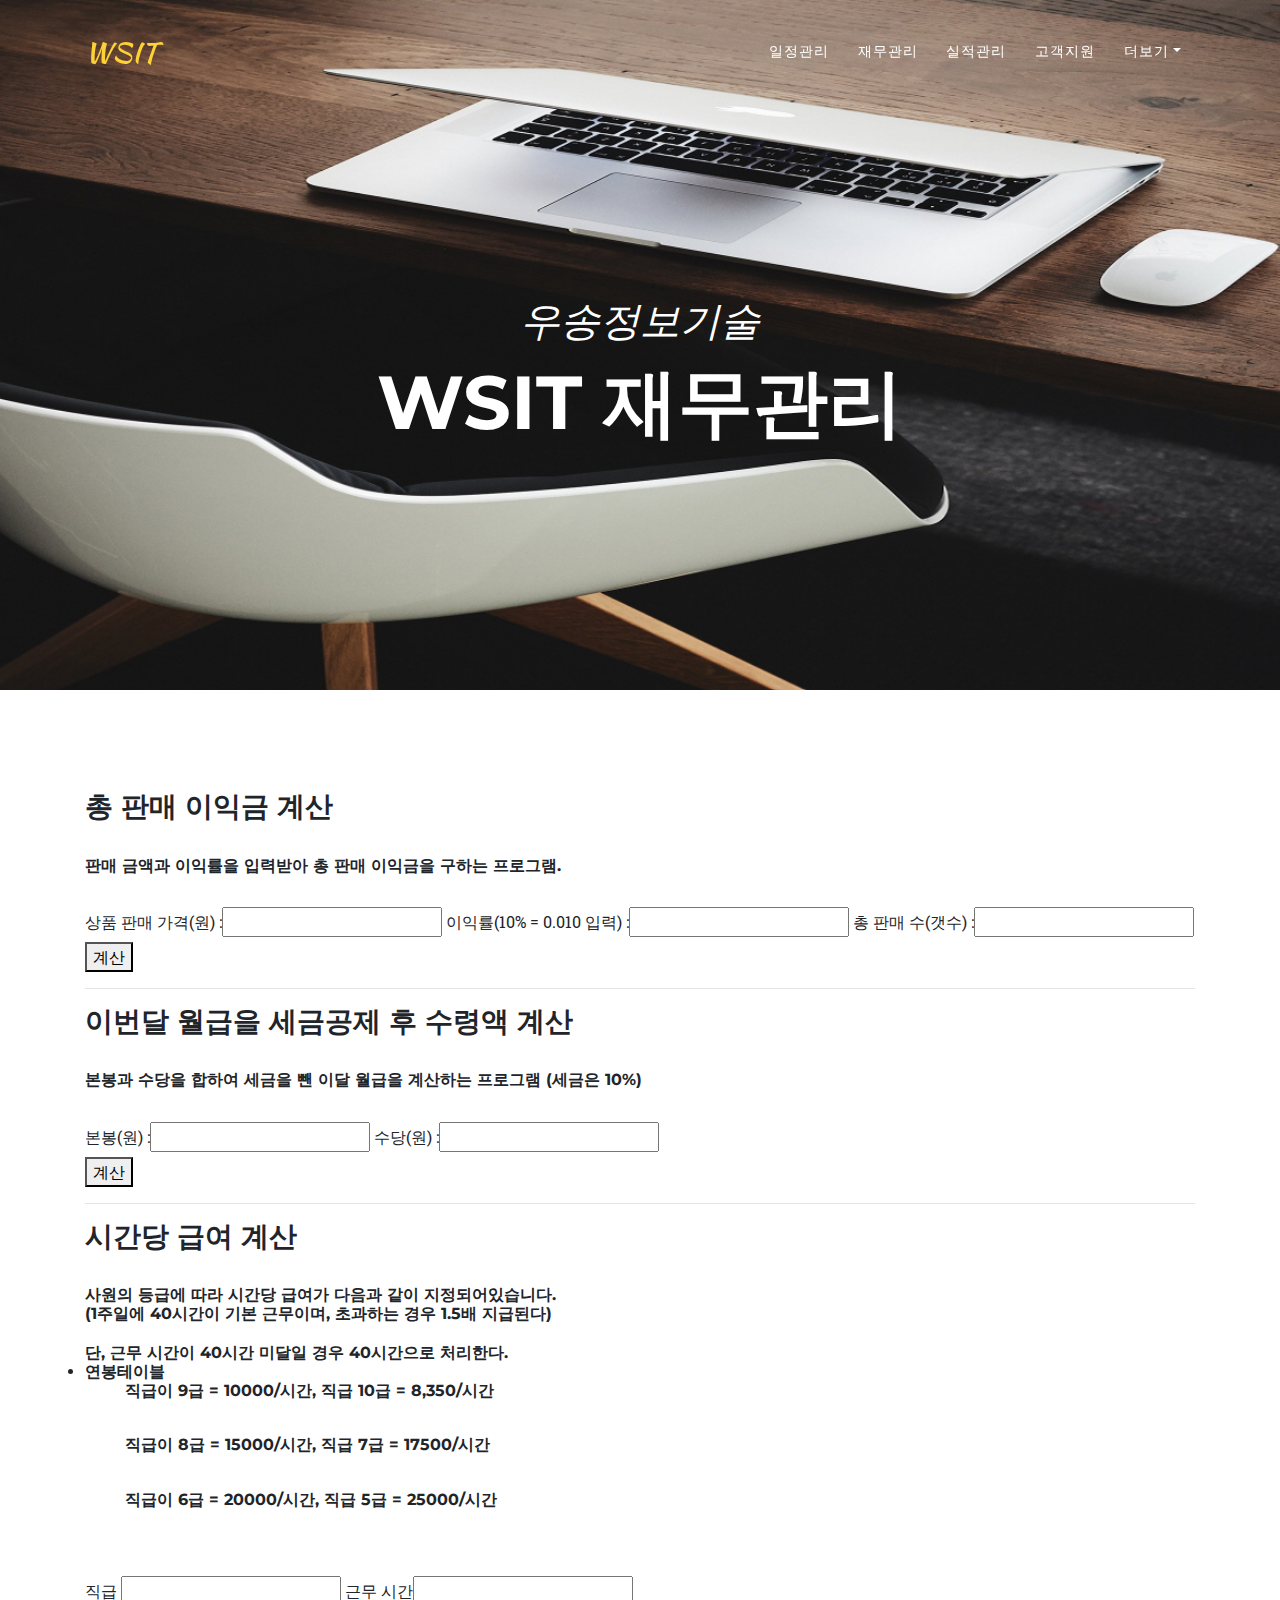
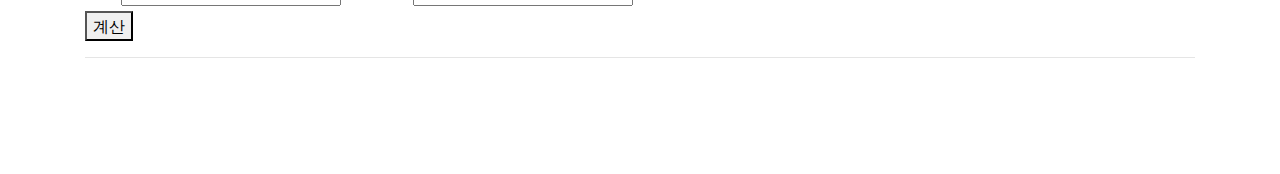
<file: admin2.html>
<!DOCTYPE html>
<head>
  <!-- 인코딩 타입 설정 -->
  <meta charset="utf-8">

  <!-- 초기비율 1, 웹사이트의 넓이를 디바이스에 맞춰서 셋팅 -->
  <meta name="viewport" content="width=device-width, initial-scale=1, shrink-to-fit=no">
  <meta name="description" content="">
  <meta name="author" content="">

  <!-- 홈페이지 타이틀 -->
  <title>WSIT - 재무관리</title>

  <!-- 부트스트랩 CSS를 불러옴 -->
  <link href="vendor/bootstrap/css/bootstrap.min.css" rel="stylesheet">

  <!-- 부트스트랩 사용자 폰트 -->
  <link href="vendor/fontawesome-free/css/all.min.css" rel="stylesheet" type="text/css">
  <link href="https://fonts.googleapis.com/css?family=Montserrat:400,700" rel="stylesheet" type="text/css">
  <link href='https://fonts.googleapis.com/css?family=Kaushan+Script' rel='stylesheet' type='text/css'>
  <link href='https://fonts.googleapis.com/css?family=Droid+Serif:400,700,400italic,700italic' rel='stylesheet' type='text/css'>
  <link href='https://fonts.googleapis.com/css?family=Roboto+Slab:400,100,300,700' rel='stylesheet' type='text/css'>

  <!-- 스타일시트 -->
  <link href="css/agency.min.css" rel="stylesheet">

  <!-- 스크립트-->
  <script type="text/javascript">
   //로그아웃
   window.onload = function() {
          document.getElementById("logout").onclick = function() {
            alert("로그아웃 하였습니다. 사용자 페이지로 이동합니다.");
          }
       };

     // 이번달 월급을 세금공제 후 수령액 계산
    function jaemuFunction(){   
      var a = parseInt(document.getElementById("jaemu1").value); // 판매가격
      var b = parseFloat(document.getElementById("jaemu2").value); // 이익률
      var c = parseInt(document.getElementById("jaemu3").value); // 총판매수

      //판매가격 * 이익률 * 총판매수
      var result = a * b * c;

      alert("총 판매이익은 " + result + "원 입니다.");
    };

    // 이번달 월급으로 수령한 수령액 계산 프로그램 (40시간 이상 근무시 1.5배수당)
    function gebyeoFunction(){   
      // 급여 계산 (세금은 10%)
      var a = parseInt(document.getElementById("geubyeo1").value); // 본봉
      var b = parseInt(document.getElementById("geubyeo2").value); // 수당
      
      // 세금(10 %) : 본봉+수당*0.1 
      var c = (a+b) * 0.1;
      
      // 본봉 + 수당 - 세금 (세금한 제한 월급)
      var result = a + b - c;

      alert("이달 월급으로 수령한 금액은 " + result + "원 입니다.");
     };

     // 시간당 급여 계산 프로그램 
     function timeGebyeoFunction(){   
    // 직급, 근무시간, 급여
    var rank, time, salary;
    var rank = parseInt(document.getElementById("timegeubyeo1").value);
    var time = parseInt(document.getElementById("timegeubyeo2").value);

    //근무시간이 40 시간 이하일경우 40시간으로 적용
    if(time<=40){
      if(rank == 5){
        salary=25000*40;
          alert("근무시간이 40시간 이하 입니다. 40시간으로 적용되어 처리됩니다.")   
          alert("직급 : "+rank+"급" +"근무시간 : "+time+"시간 "+" 주 급여 : "+ salary + "원");
    }else if(rank == 6){
        salary=20000*40;
          alert("근무시간이 40시간 이하 입니다. 40시간으로 적용되어 처리됩니다.")   
          alert("직급 : "+rank+"급" +"근무시간 : "+time+"시간 "+" 주 급여 : "+ salary + "원");
    }else if(rank == 7){
        salary=17500*40;
          alert("근무시간이 40시간 이하 입니다. 40시간으로 적용되어 처리됩니다.")   
          alert("직급 : "+rank+"급" +"근무시간 : "+time+"시간 "+" 주 급여 : "+ salary + "원");
    }else if(rank == 8){
        salary=15000*40;
          alert("근무시간이 40시간 이하 입니다. 40시간으로 적용되어 처리됩니다.")   
          alert("직급 : "+rank+"급" +"근무시간 : "+time+"시간 "+" 주 급여 : "+ salary + "원");
    }else if(rank == 9){
        salary=10000*40;
          alert("근무시간이 40시간 이하 입니다. 40시간으로 적용되어 처리됩니다.")   
          alert("직급 : "+rank+"급" +"근무시간 : "+time+"시간 "+" 주 급여 : "+ salary + "원");
    }else if(rank == 10){
        salary=8350*40;
          alert("근무시간이 40시간 이하 입니다. 40시간으로 적용되어 처리됩니다.")   
          alert("직급 : "+rank+"급" +"근무시간 : "+time+"시간 "+" 주 급여 : "+ salary + "원");
     }
  }
    // 초과근무 * 1.5 배 처리
    if(time>=40){
      if(rank == 5){
        salary=(25000*40)+(time-40)*(1.5*25000);
        alert("근무시간이 40시간 초과입니다. 초과 근무시간은 1.5배 지급 됩니다.")   
        alert("직급 : "+rank+"급"+"근무시간 : "+time+"시간"+"주 급여 : "+ salary + "원");
     } else if(rank == 6) {
        salary=(20000*40)+(time-40)*(1.5*20000);
        alert("근무시간이 40시간 초과입니다. 초과 근무시간은 1.5배 지급 됩니다.")   
        alert("직급 : "+rank+"급"+"근무시간 : "+time+"시간"+"주 급여 : "+ salary + "원");
     }  else if(rank == 7) {
        salary=(17500*40)+(time-40)*(1.5*17500);
        alert("근무시간이 40시간 초과입니다. 초과 근무시간은 1.5배 지급 됩니다.")   
        alert("직급 : "+rank+"급"+"근무시간 : "+time+"시간"+"주 급여 : "+ salary + "원");
     } else if(rank == 8) {
      salary=(15000*40)+(time-40)*(1.5*15000);
        alert("근무시간이 40시간 초과입니다. 초과 근무시간은 1.5배 지급 됩니다.")   
        alert("직급 : "+rank+"급"+"근무시간 : "+time+"시간"+"주 급여 : "+ salary + "원");
     } else if(rank == 9) {
      salary=(10000*40)+(time-40)*(1.5*10000);
        alert("근무시간이 40시간 초과입니다. 초과 근무시간은 1.5배 지급 됩니다.")   
        alert("직급 : "+rank+"급"+"근무시간 : "+time+"시간"+"주 급여 : "+ salary + "원");
     } else if(rank == 10) {
      salary=(8350*40)+(time-40)*(1.5*8350);
        alert("근무시간이 40시간 초과입니다. 초과 근무시간은 1.5배 지급 됩니다.")   
        alert("직급 : "+rank+"급"+"근무시간 : "+time+"시간"+"주 급여 : "+ salary + "원");
     }
    }
  };
  </script>
</head>

<body id="page-top">

  <!-- 네비게이션 -->
  <nav class="navbar navbar-expand-lg navbar-dark fixed-top" id="mainNav">
    <div class="container">
      <!-- 회사 로고 -->
      <a class="navbar-brand js-scroll-trigger" href="#page-top">WSIT</a>
      <button class="navbar-toggler navbar-toggler-right" type="button" data-toggle="collapse" data-target="#navbarResponsive" aria-controls="navbarResponsive" aria-expanded="false" aria-label="Toggle navigation">
        Menu
        <i class="fas fa-bars"></i>
      </button>
      <div class="collapse navbar-collapse" id="navbarResponsive">
        <ul class="navbar-nav text-uppercase ml-auto">
          <!--네비게이션 메뉴 -->
          <li class="nav-item">
            <a class="nav-link js-scroll-trigger" href="admin1.html">일정관리</a>
          </li>
          <li class="nav-item">
            <a class="nav-link js-scroll-trigger" href="admin2.html">재무관리</a>
          </li>
          <li class="nav-item">
            <a class="nav-link js-scroll-trigger" href="admin3.html">실적관리</a>
          </li>
          <li class="nav-item">
            <a class="nav-link js-scroll-trigger" href="admin4.html">고객지원</a>
          </li>


        <!-- 네비게이션 드롭박스 메뉴 --> 
        <li class="nav-item dropdown">
        <a class="nav-link dropdown-toggle" href="#" id="navbarDropdown" role="button" data-toggle="dropdown" aria-haspopup="true" aria-expanded="false">더보기</a>
        <div class="dropdown-menu" aria-labelledby="navbarDropdown">
          <a class="dropdown-item" href="index.html" id="logout">로그아웃</a>
        </div>
      </li>
        </ul>
      </div>
    </div>
  </nav>

  <!-- Header -->
  <!-- 회사 소개 -->
  <header class="masthead">
    <div class="container">
      <div class="intro-text">
        <div class="intro-lead-in">우송정보기술</div>
        <div class="intro-heading text-uppercase">WSIT 재무관리</div>
      </div>
    </div>
  </header>

<!-- 바디 -->
  <section class="page-section" id="services">
    <div class="container">
      <!-- 매출액 계산 -->
         <div>
          <h3>총 판매 이익금 계산</h3><br>
          <h6>판매 금액과 이익률을 입력받아 총 판매 이익금을 구하는 프로그램.</h6>
          <br />
          <div>
               <label>상품 판매 가격(원) : </label><input type='text' name='jaemu1' id='jaemu1'>
               <label>이익률(10% = 0.010 입력) : </label><input type='text' name='jaemu2' id='jaemu2'>
               <label>총 판매 수(갯수) : </label><input type='text' name='jaemu3' id='jaemu3'>
               <br />
               <button onclick="jaemuFunction()">계산</button>
          </div>
        </div>
        <hr />
     

        <div>
          <h3>이번달 월급을 세금공제 후 수령액 계산</h3><br>
          <h6>본봉과 수당을 합하여 세금을 뺀 이달 월급을 계산하는 프로그램 (세금은 10%)</h6>
          <br />
          <div>
               <label>본봉(원) : </label><input type='text' name='geubyeo1' id='geubyeo1'>
               <label>수당(원) : </label><input type='text' name='geubyeo2' id='geubyeo2'>
               <br />
               <button onclick="gebyeoFunction()">계산</button>
          </div>
        </div>
        <hr />

       <div>
          <h3>시간당 급여 계산</h3><br>
          <h6>사원의 등급에 따라 시간당 급여가 다음과 같이 지정되어있습니다.<br />
              (1주일에 40시간이 기본 근무이며, 초과하는 경우 1.5배 지급된다)<br /><br />
              단, 근무 시간이 40시간 미달일 경우 40시간으로 처리한다.<br />
            <li>연봉테이블
              <ul>직급이 9급 = 10000/시간, 직급 10급 = 8,350/시간</ul><br />
              <ul>직급이 8급 = 15000/시간, 직급 7급 = 17500/시간</ul><br />
              <ul>직급이 6급 = 20000/시간, 직급 5급 = 25000/시간</ul><br />
            </li>
          </h6>
          <br />
          <div>
               <label>직급</label> <input type="text" name="timegeubyeo1" id="timegeubyeo1">
               <label>근무 시간</label><input type="text" name="timegeubyeo2" id="timegeubyeo2"><br />
               <button onclick="timeGebyeoFunction()">계산</button>
          </div>
        </div>
        <hr />
      </div>    

      </div>    
       </div>
  </section>

  <!-- Bootstrap core JavaScript -->
  <script src="vendor/jquery/jquery.min.js"></script>
  <script src="vendor/bootstrap/js/bootstrap.bundle.min.js"></script>

  <!-- Plugin JavaScript -->
  <script src="vendor/jquery-easing/jquery.easing.min.js"></script>

  <!-- Contact form JavaScript -->
  <script src="js/jqBootstrapValidation.js"></script>
  <script src="js/contact_me.js"></script>

  <!-- Custom scripts for this template -->
  <script src="js/agency.min.js"></script>

</body>

</html>
</file>
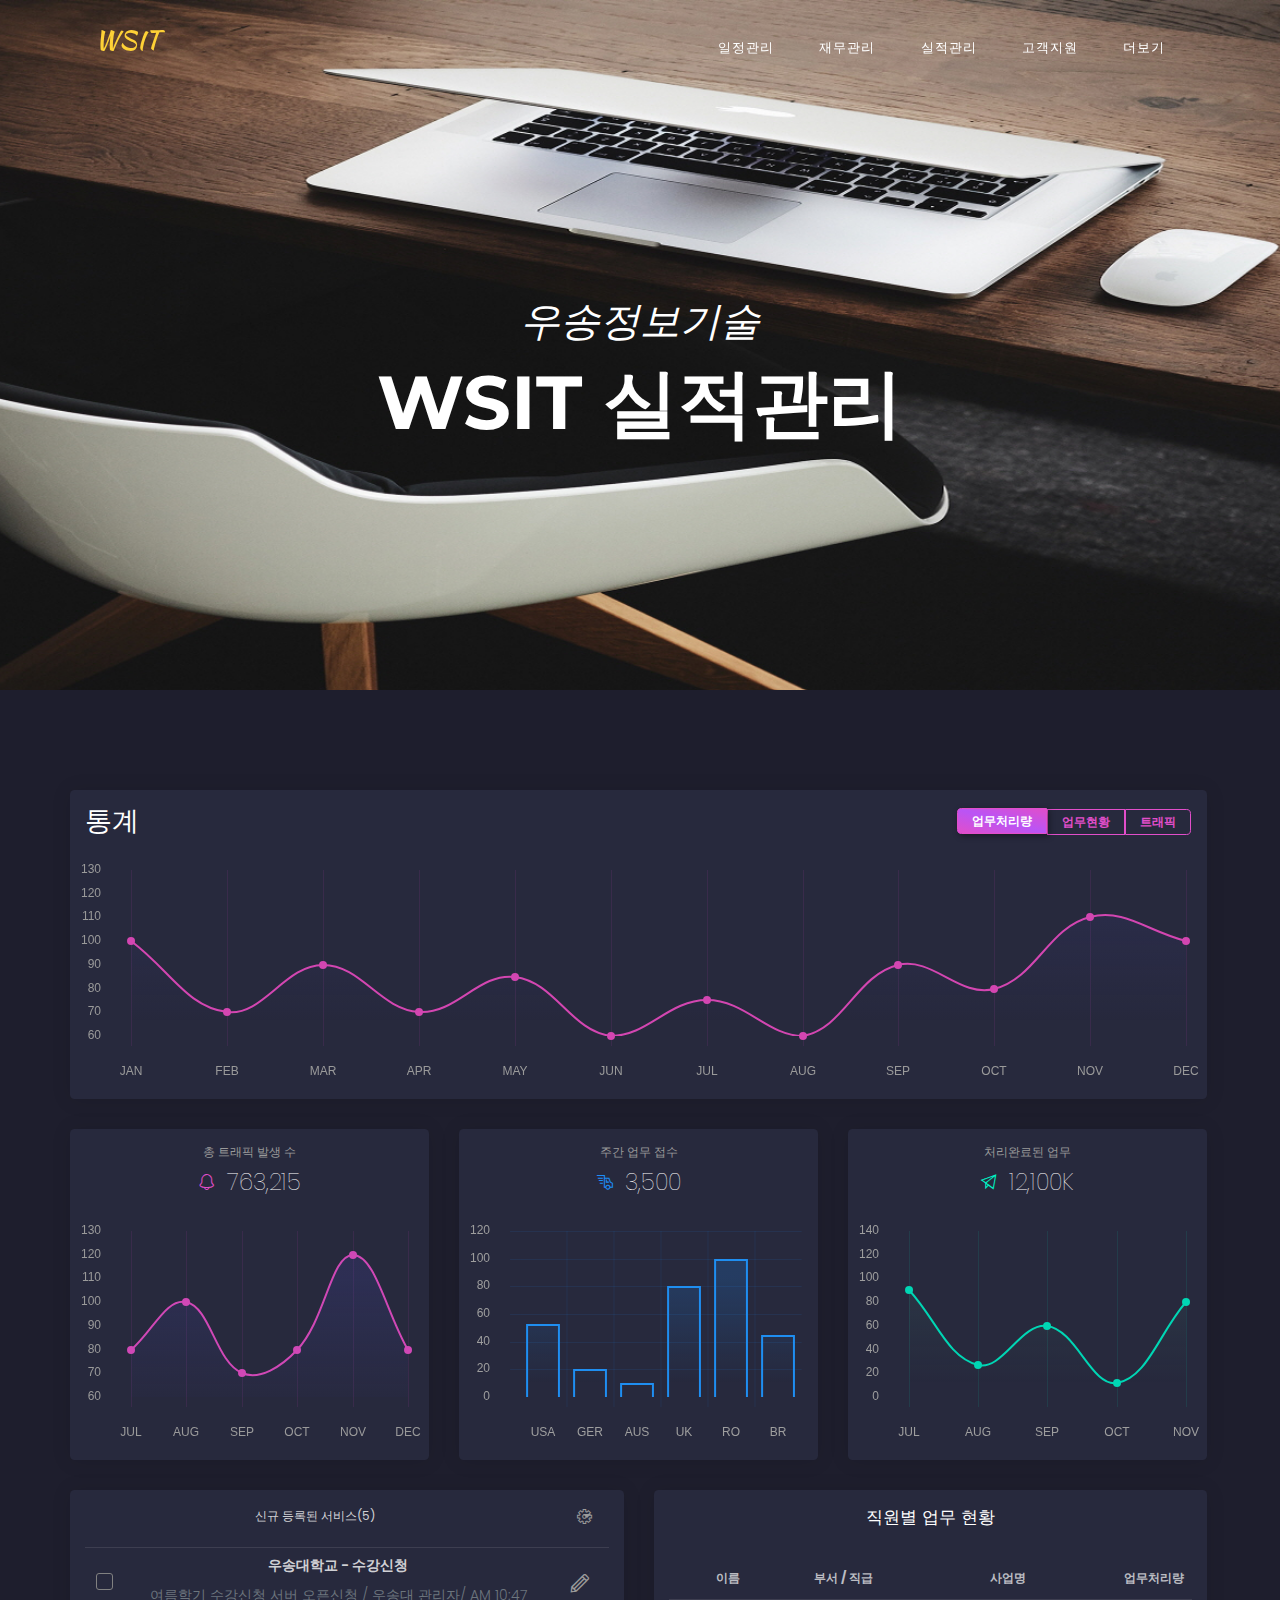
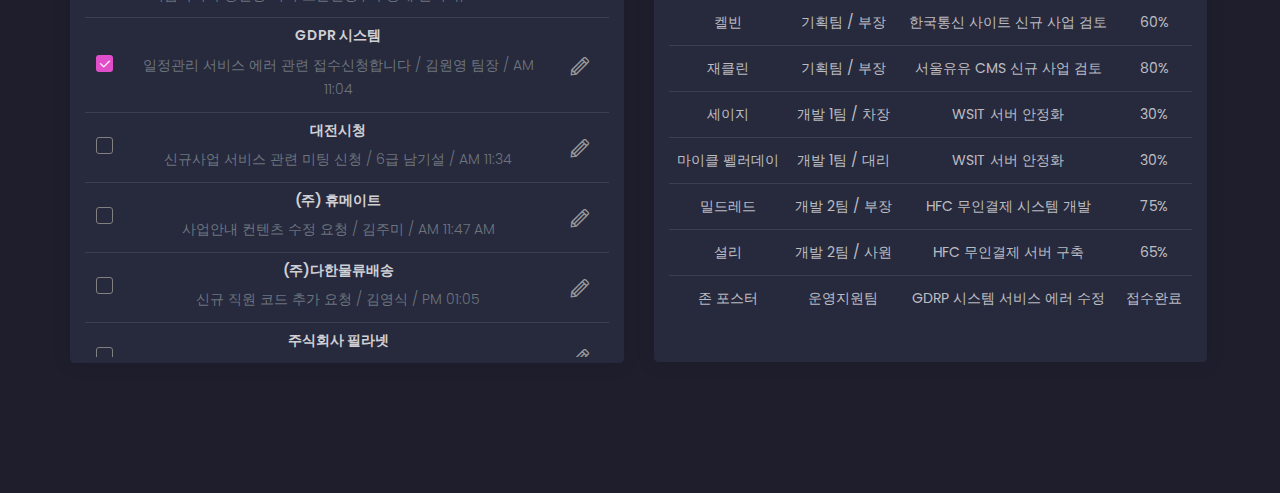
<file: admin3.html>
<!DOCTYPE html>
<head>
  <!-- 인코딩 타입 설정 -->
  <meta charset="utf-8">

  <!-- 초기비율 1, 웹사이트의 넓이를 디바이스에 맞춰서 셋팅 -->
  <meta name="viewport" content="width=device-width, initial-scale=1, shrink-to-fit=no">
  <meta name="description" content="">
  <meta name="author" content="">

  <!-- 홈페이지 타이틀 -->
  <title>WSIT - 실적관리</title>

  <!-- 부트스트랩 CSS를 불러옴 -->
  <link href="vendor/bootstrap/css/bootstrap.min.css" rel="stylesheet">

  <!-- 부트스트랩 사용자 폰트 -->
  <link href="vendor/fontawesome-free/css/all.min.css" rel="stylesheet" type="text/css">
  <link href="https://fonts.googleapis.com/css?family=Montserrat:400,700" rel="stylesheet" type="text/css">
  <link href='https://fonts.googleapis.com/css?family=Kaushan+Script' rel='stylesheet' type='text/css'>
  <link href='https://fonts.googleapis.com/css?family=Droid+Serif:400,700,400italic,700italic' rel='stylesheet' type='text/css'>
  <link href='https://fonts.googleapis.com/css?family=Roboto+Slab:400,100,300,700' rel='stylesheet' type='text/css'>

  <!-- 스타일시트 -->
  <link href="css/agency.min.css" rel="stylesheet">

    <meta charset="utf-8" />
    <link rel="apple-touch-icon" sizes="76x76" href="assets/img/apple-icon.png">
    <meta http-equiv="X-UA-Compatible" content="IE=edge,chrome=1" />
    <meta content='width=device-width, initial-scale=1.0, maximum-scale=1.0, user-scalable=0, shrink-to-fit=no' name='viewport' />
    <!--     Fonts and icons     -->
    <link href="https://fonts.googleapis.com/css?family=Poppins:200,300,400,600,700,800" rel="stylesheet" />
    <link href="https://use.fontawesome.com/releases/v5.0.6/css/all.css" rel="stylesheet">
    <!-- Nucleo Icons -->
    <link href="assets/css/nucleo-icons.css" rel="stylesheet" />
    <!-- CSS Files -->
    <link href="assets/css/bootstrap.min.css" rel="stylesheet" />
    <link href="assets/css/black-dashboard.css?v=1.0.0" rel="stylesheet" />
    <!-- CSS Just for demo purpose, don't include it in your project -->
    <link href="assets/demo/demo.css" rel="stylesheet" />

    
</head>

<body id="page-top">

  <!-- 네비게이션 -->
  <nav class="navbar navbar-expand-lg navbar-dark fixed-top" id="mainNav">
    <div class="container">
      <!-- 회사 로고 -->
      <a class="navbar-brand js-scroll-trigger" href="#page-top">WSIT</a>
      <button class="navbar-toggler navbar-toggler-right" type="button" data-toggle="collapse" data-target="#navbarResponsive" aria-controls="navbarResponsive" aria-expanded="false" aria-label="Toggle navigation">
        Menu
        <i class="fas fa-bars"></i>
      </button>
      <div class="collapse navbar-collapse" id="navbarResponsive">
        <ul class="navbar-nav text-uppercase ml-auto">
          <!--네비게이션 메뉴 -->
          <li class="nav-item">
            <a class="nav-link js-scroll-trigger" href="admin1.html">일정관리</a>
          </li>
          <li class="nav-item">
            <a class="nav-link js-scroll-trigger" href="admin2.html">재무관리</a>
          </li>
          <li class="nav-item">
            <a class="nav-link js-scroll-trigger" href="admin3.html">실적관리</a>
          </li>
          <li class="nav-item">
            <a class="nav-link js-scroll-trigger" href="admin4.html">고객지원</a>
          </li>


        <!-- 네비게이션 드롭박스 메뉴 --> 
        <li class="nav-item dropdown">
        <a class="nav-link dropdown-toggle" href="#" id="navbarDropdown" role="button" data-toggle="dropdown" aria-haspopup="true" aria-expanded="false">더보기</a>
        <div class="dropdown-menu" aria-labelledby="navbarDropdown">
          <a class="dropdown-item" href="index.html">로그아웃</a>
        </div>
      </li>
        </ul>
      </div>
    </div>
  </nav>

  <!-- Header -->
  <!-- 회사 소개 -->
  <header class="masthead">
    <div class="container">
      <div class="intro-text">
        <div class="intro-lead-in">우송정보기술</div>
        <div class="intro-heading text-uppercase">WSIT 실적관리</div>
      </div>
    </div>
  </header>

<!-- 바디 -->
  <section class="page-section" id="services">
    <div class="container">
      <div class="row text-center"
        <div class="col-md-4">

              <body class=" ">
      <!-- End Navbar -->
      <div class="content">
        <div class="row">
          <div class="col-12">
            <div class="card card-chart">
              <div class="card-header ">
                <div class="row">
                  <div class="col-sm-6 text-left">
                    <h2 class="card-title">통계</h2>
                  </div>
                  <div class="col-sm-6">
                    <div class="btn-group btn-group-toggle float-right" data-toggle="buttons">
                      <label class="btn btn-sm btn-primary btn-simple active" id="0">
                        <input type="radio" name="options" autocomplete="off" checked>업무처리량
                      </label>
                      <label class="btn btn-sm btn-primary btn-simple " id="1">
                        <input type="radio" name="options" autocomplete="off">업무현황
                      </label>
                      <label class="btn btn-sm btn-primary btn-simple " id="2">
                        <input type="radio" name="options" autocomplete="off"> 트래픽
                      </label>
                    </div>
                  </div>
                </div>
              </div>
              <div class="card-body">
                <div class="chart-area">
                  <canvas id="chartBig1"></canvas>
                </div>
              </div>
            </div>
          </div>
        </div>
        <div class="row">
          <div class="col-lg-4">
            <div class="card card-chart">
              <div class="card-header ">
                <h5 class="card-category">총 트래픽 발생 수</h5>
                <h3 class="card-title"><i class="tim-icons icon-bell-55 text-primary "></i> 763,215</h3>
              </div>
              <div class="card-body ">
                <div class="chart-area">
                  <canvas id="chartLinePurple"></canvas>
                </div>
              </div>
            </div>
          </div>
          <div class="col-lg-4">
            <div class="card card-chart">
              <div class="card-header ">
                <h5 class="card-category">주간 업무 접수</h5>
                <h3 class="card-title"><i class="tim-icons icon-delivery-fast text-info "></i> 3,500</h3>
              </div>
              <div class="card-body ">
                <div class="chart-area">
                  <canvas id="CountryChart"></canvas>
                </div>
              </div>
            </div>
          </div>
          <div class="col-lg-4">
            <div class="card card-chart">
              <div class="card-header ">
                <h5 class="card-category">처리완료된 업무</h5>
                <h3 class="card-title"><i class="tim-icons icon-send text-success "></i> 12,100K</h3>
              </div>
              <div class="card-body ">
                <div class="chart-area">
                  <canvas id="chartLineGreen"></canvas>
                </div>
              </div>
            </div>
          </div>
        </div>
        <div class="row">
          <div class="col-lg-6 col-md-12">
            <div class="card card-tasks">
              <div class="card-header ">
                <h6 class="title d-inline">신규 등록된 서비스(5)</h6>
                <div class="dropdown">
                  <button type="button" class="btn btn-link dropdown-toggle btn-icon" data-toggle="dropdown">
                    <i class="tim-icons icon-settings-gear-63"></i>
                  </button>
                  <div class="dropdown-menu dropdown-menu-right" aria-labelledby="dropdownMenuLink">
                    <a class="dropdown-item" href="#pablo">Action</a>
                    <a class="dropdown-item" href="#pablo">Another action</a>
                    <a class="dropdown-item" href="#pablo">Something else</a>
                  </div>
                </div>
              </div>
              <div class="card-body ">
                <div class="table-full-width table-responsive">
                  <table class="table">
                    <tbody>
                      <tr>
                        <td>
                          <div class="form-check">
                            <label class="form-check-label">
                              <input class="form-check-input" type="checkbox" value="">
                              <span class="form-check-sign">
                                <span class="check"></span>
                              </span>
                            </label>
                          </div>
                        </td>
                        <td>
                          <p class="title">우송대학교 - 수강신청</p>
                          <p class="text-muted">여름학기 수강신청 서버 오픈신청 / 우송대 관리자/ AM 10:47</p>
                        </td>
                        <td class="td-actions text-right">
                          <button type="button" rel="tooltip" title="" class="btn btn-link" data-original-title="Edit Task">
                            <i class="tim-icons icon-pencil"></i>
                          </button>
                        </td>
                      </tr>
                      <tr>
                        <td>
                          <div class="form-check">
                            <label class="form-check-label">
                              <input class="form-check-input" type="checkbox" value="" checked="">
                              <span class="form-check-sign">
                                <span class="check"></span>
                              </span>
                            </label>
                          </div>
                        </td>
                        <td>
                          <p class="title">GDPR 시스템</p>
                          <p class="text-muted">일정관리 서비스 에러 관련 접수신청합니다 / 김원영 팀장 / AM 11:04</p>
                        </td>
                        <td class="td-actions text-right">
                          <button type="button" rel="tooltip" title="" class="btn btn-link" data-original-title="Edit Task">
                            <i class="tim-icons icon-pencil"></i>
                          </button>
                        </td>
                      </tr>
                      <tr>
                        <td>
                          <div class="form-check">
                            <label class="form-check-label">
                              <input class="form-check-input" type="checkbox" value="">
                              <span class="form-check-sign">
                                <span class="check"></span>
                              </span>
                            </label>
                          </div>
                        </td>
                        <td>
                          <p class="title">대전시청</p>
                          <p class="text-muted">신규사업 서비스 관련 미팅 신청 / 6급 남기설 / AM 11:34 </p>
                        </td>
                        <td class="td-actions text-right">
                          <button type="button" rel="tooltip" title="" class="btn btn-link" data-original-title="Edit Task">
                            <i class="tim-icons icon-pencil"></i>
                          </button>
                        </td>
                      </tr>
                      <tr>
                        <td>
                          <div class="form-check">
                            <label class="form-check-label">
                              <input class="form-check-input" type="checkbox" value="">
                              <span class="form-check-sign">
                                <span class="check"></span>
                              </span>
                            </label>
                          </div>
                        </td>
                        <td>
                          <p class="title">(주) 휴메이트</p>
                          <p class="text-muted">사업안내 컨텐츠 수정 요청 / 김주미 / AM 11:47 AM</p>
                        </td>
                        <td class="td-actions text-right">
                          <button type="button" rel="tooltip" title="" class="btn btn-link" data-original-title="Edit Task">
                            <i class="tim-icons icon-pencil"></i>
                          </button>
                        </td>
                      </tr>
                      <tr>
                        <td>
                          <div class="form-check">
                            <label class="form-check-label">
                              <input class="form-check-input" type="checkbox" value="">
                              <span class="form-check-sign">
                                <span class="check"></span>
                              </span>
                            </label>
                          </div>
                        </td>
                        <td>
                          <p class="title">(주)다한물류배송</p>
                          <p class="text-muted">신규 직원 코드 추가 요청 / 김영식 / PM 01:05</p>
                        </td>
                        <td class="td-actions text-right">
                          <button type="button" rel="tooltip" title="" class="btn btn-link" data-original-title="Edit Task">
                            <i class="tim-icons icon-pencil"></i>
                          </button>
                        </td>
                      </tr>
                      <tr>
                        <td>
                          <div class="form-check">
                            <label class="form-check-label">
                              <input class="form-check-input" type="checkbox" value="">
                              <span class="form-check-sign">
                                <span class="check"></span>
                              </span>
                            </label>
                          </div>
                        </td>
                        <td>
                          <p class="title">주식회사 필라넷</p>
                          <p class="text-muted">갤러리 추가 / 김두식 / PM 04:34</p>
                        </td>
                        <td class="td-actions text-right">
                          <button type="button" rel="tooltip" title="" class="btn btn-link" data-original-title="Edit Task">
                            <i class="tim-icons icon-pencil"></i>
                          </button>
                        </td>
                      </tr>
                    </tbody>
                  </table>
                </div>
              </div>
            </div>
          </div>
          <div class="col-lg-6 col-md-12">
            <div class="card ">
              <div class="card-header">
                <h4 class="card-title">직원별 업무 현황</h4>
              </div>
              <div class="card-body">
                <div class="table-responsive">
                  <table class="table tablesorter " id="">
                    <thead class=" text-primary">
                      <th>
                        이름
                      </th>
                      <th>
                        부서 / 직급
                      </th>
                      <th>
                        사업명
                      </th>
                      <th class="text-center">
                        업무처리량
                      </th>
                    </thead>
                    <tbody>
                      <tr>
                        <td>
                          켈빈
                        </td>
                        <td>
                          기획팀 / 부장
                        </td>
                        <td>
                          한국통신 사이트 신규 사업 검토
                        </td>
                        <td class="text-center">
                          60%
                        </td>
                      </tr>
                      <tr>
                        <td>
                          재클린
                        </td>
                        <td>
                          기획팀 / 부장
                        </td>
                        <td>
                          서울유유 CMS 신규 사업 검토
                        </td>
                        <td class="text-center">
                          80%
                        </td>
                      </tr>
                      <tr>
                        <td>
                          세이지
                        </td>
                        <td>
                          개발 1팀 / 차장
                        </td>
                        <td>
                          WSIT 서버 안정화
                        </td>
                        <td class="text-center">
                          30%
                        </td>
                      </tr>
                      <tr>
                        <td>
                          마이클 펠러데이
                        </td>
                        <td>
                          개발 1팀 / 대리
                        </td>
                        <td>
                          WSIT 서버 안정화
                        </td>
                        <td class="text-center">
                          30%
                        </td>
                      </tr>
                      <tr>
                        <td>
                          밀드레드
                        </td>
                        <td>
                          개발 2팀 / 부장
                        </td>
                        <td>
                          HFC 무인결제 시스템 개발 
                        </td>
                        <td class="text-center">
                          75%
                        </td>
                      </tr>
                      <tr>
                        <td>
                          셜리
                        </td>
                        <td>
                          개발 2팀 / 사원
                        </td>
                        <td>
                          HFC 무인결제 서버 구축 
                        </td>
                        <td class="text-center">
                          65%
                        </td>
                      </tr>
                      <tr>
                        <td>
                          존 포스터
                        </td>
                        <td>
                          운영지원팀
                        </td>
                        <td>
                          GDRP 시스템 서비스 에러 수정
                        </td>
                        <td class="text-center">
                          접수완료
                        </td>
                      </tr>
                    </tbody>
                  </table>
                </div>
              </div>
            </div>
          </div>
        </div>
      </div>
    </div>
    </div>
        <ul class="dropdown-menu">
          <li class="header-title"> Sidebar Background</li>
          <li class="adjustments-line">
            <a href="javascript:void(0)" class="switch-trigger background-color">
              <div class="badge-colors text-center">
                <span class="badge filter badge-primary active" data-color="primary"></span>
                <span class="badge filter badge-blue" data-color="blue"></span>
                <span class="badge filter badge-green" data-color="green"></span>
              </div>
              <div class="clearfix"></div>
            </a>
          </li>
          <li class="adjustments-line text-center color-change">
            <span class="color-label">LIGHT MODE</span>
            <span class="badge light-badge mr-2"></span>
            <span class="badge dark-badge ml-2"></span>
            <span class="color-label">DARK MODE</span>
          </li>
          <li class="button-container">
            <a href="https://www.creative-tim.com/product/black-dashboard" target="_blank" class="btn btn-primary btn-block btn-round">Download Now</a>
            <a href="https://demos.creative-tim.com/black-dashboard/docs/1.0/getting-started/introduction.html" target="_blank" class="btn btn-default btn-block btn-round">
              Documentation
            </a>
          </li>
          <li class="header-title">Thank you for 95 shares!</li>
          <li class="button-container text-center">
            <button id="twitter" class="btn btn-round btn-info"><i class="fab fa-twitter"></i> &middot; 45</button>
            <button id="facebook" class="btn btn-round btn-info"><i class="fab fa-facebook-f"></i> &middot; 50</button>
            <br>
            <br>
            <a class="github-button" href="https://github.com/creativetimofficial/black-dashboard" data-icon="octicon-star" data-size="large" data-show-count="true" aria-label="Star ntkme/github-buttons on GitHub">Star</a>
          </li>
        </ul>
      </div>
    </div>
    <!--   Core JS Files   -->
    <script src="assets/js/core/jquery.min.js"></script>
    <script src="assets/js/core/popper.min.js"></script>
    <script src="assets/js/core/bootstrap.min.js"></script>
    <!-- Chart JS -->
    <script src="assets/js/plugins/chartjs.min.js"></script>
    <!--  Notifications Plugin    -->
    <script src="assets/js/plugins/bootstrap-notify.js"></script>
    <!-- Control Center for Black Dashboard: parallax effects, scripts for the example pages etc -->
    <script src="assets/js/black-dashboard.min.js?v=1.0.0" type="text/javascript"></script>
    <!-- Black Dashboard DEMO methods, don't include it in your project! -->
    <script src="assets/demo/demo.js"></script>
    <script>
      $(document).ready(function() {
        $().ready(function() {
          $sidebar = $('.sidebar');
          $navbar = $('.navbar');

          $full_page = $('.full-page');

          $sidebar_responsive = $('body > .navbar-collapse');
          sidebar_mini_active = true;
          white_color = false;

          window_width = $(window).width();

          fixed_plugin_open = $('.sidebar .sidebar-wrapper .nav li.active a p').html();



          $('.fixed-plugin a').click(function(event) {
            // Alex if we click on switch, stop propagation of the event, so the dropdown will not be hide, otherwise we set the  section active
            if ($(this).hasClass('switch-trigger')) {
              if (event.stopPropagation) {
                event.stopPropagation();
              } else if (window.event) {
                window.event.cancelBubble = true;
              }
            }
          });

          $('.fixed-plugin .background-color span').click(function() {
            $(this).siblings().removeClass('active');
            $(this).addClass('active');

            var new_color = $(this).data('color');

            if ($sidebar.length != 0) {
              $sidebar.attr('data-color', new_color);
            }

            if ($navbar.length != 0) {
              $navbar.attr('data-color', new_color);
            }

            if ($full_page.length != 0) {
              $full_page.attr('filter-color', new_color);
            }

            if ($sidebar_responsive.length != 0) {
              $sidebar_responsive.attr('data-color', new_color);
            }
          });

          $('.switch-sidebar-mini input').on("switchChange.bootstrapSwitch", function() {
            var $btn = $(this);

            if (sidebar_mini_active == true) {
              $('body').removeClass('sidebar-mini');
              sidebar_mini_active = false;
              blackDashboard.showSidebarMessage('Sidebar mini deactivated...');
            } else {
              $('body').addClass('sidebar-mini');
              sidebar_mini_active = true;
              blackDashboard.showSidebarMessage('Sidebar mini activated...');
            }

            // we simulate the window Resize so the charts will get updated in realtime.
            var simulateWindowResize = setInterval(function() {
              window.dispatchEvent(new Event('resize'));
            }, 180);

            // we stop the simulation of Window Resize after the animations are completed
            setTimeout(function() {
              clearInterval(simulateWindowResize);
            }, 1000);
          });

          $('.switch-change-color input').on("switchChange.bootstrapSwitch", function() {
            var $btn = $(this);

            if (white_color == true) {

              $('body').addClass('change-background');
              setTimeout(function() {
                $('body').removeClass('change-background');
                $('body').removeClass('white-content');
              }, 900);
              white_color = false;
            } else {

              $('body').addClass('change-background');
              setTimeout(function() {
                $('body').removeClass('change-background');
                $('body').addClass('white-content');
              }, 900);

              white_color = true;
            }


          });

          $('.light-badge').click(function() {
            $('body').addClass('white-content');
          });

          $('.dark-badge').click(function() {
            $('body').removeClass('white-content');
          });
        });
      });
    </script>
    <script>
      $(document).ready(function() {
        // Javascript method's body can be found in assets/js/demos.js
        demo.initDashboardPageCharts();

      });
    </script>
</body>


       </div>
      </div>
  </section>
 

  <!-- Bootstrap core JavaScript -->
  <script src="vendor/jquery/jquery.min.js"></script>
  <script src="vendor/bootstrap/js/bootstrap.bundle.min.js"></script>

  <!-- Plugin JavaScript -->
  <script src="vendor/jquery-easing/jquery.easing.min.js"></script>

  <!-- Contact form JavaScript -->
  <script src="js/jqBootstrapValidation.js"></script>
  <script src="js/contact_me.js"></script>

  <!-- Custom scripts for this template -->
  <script src="js/agency.min.js"></script>

</body>

</html>
</file>
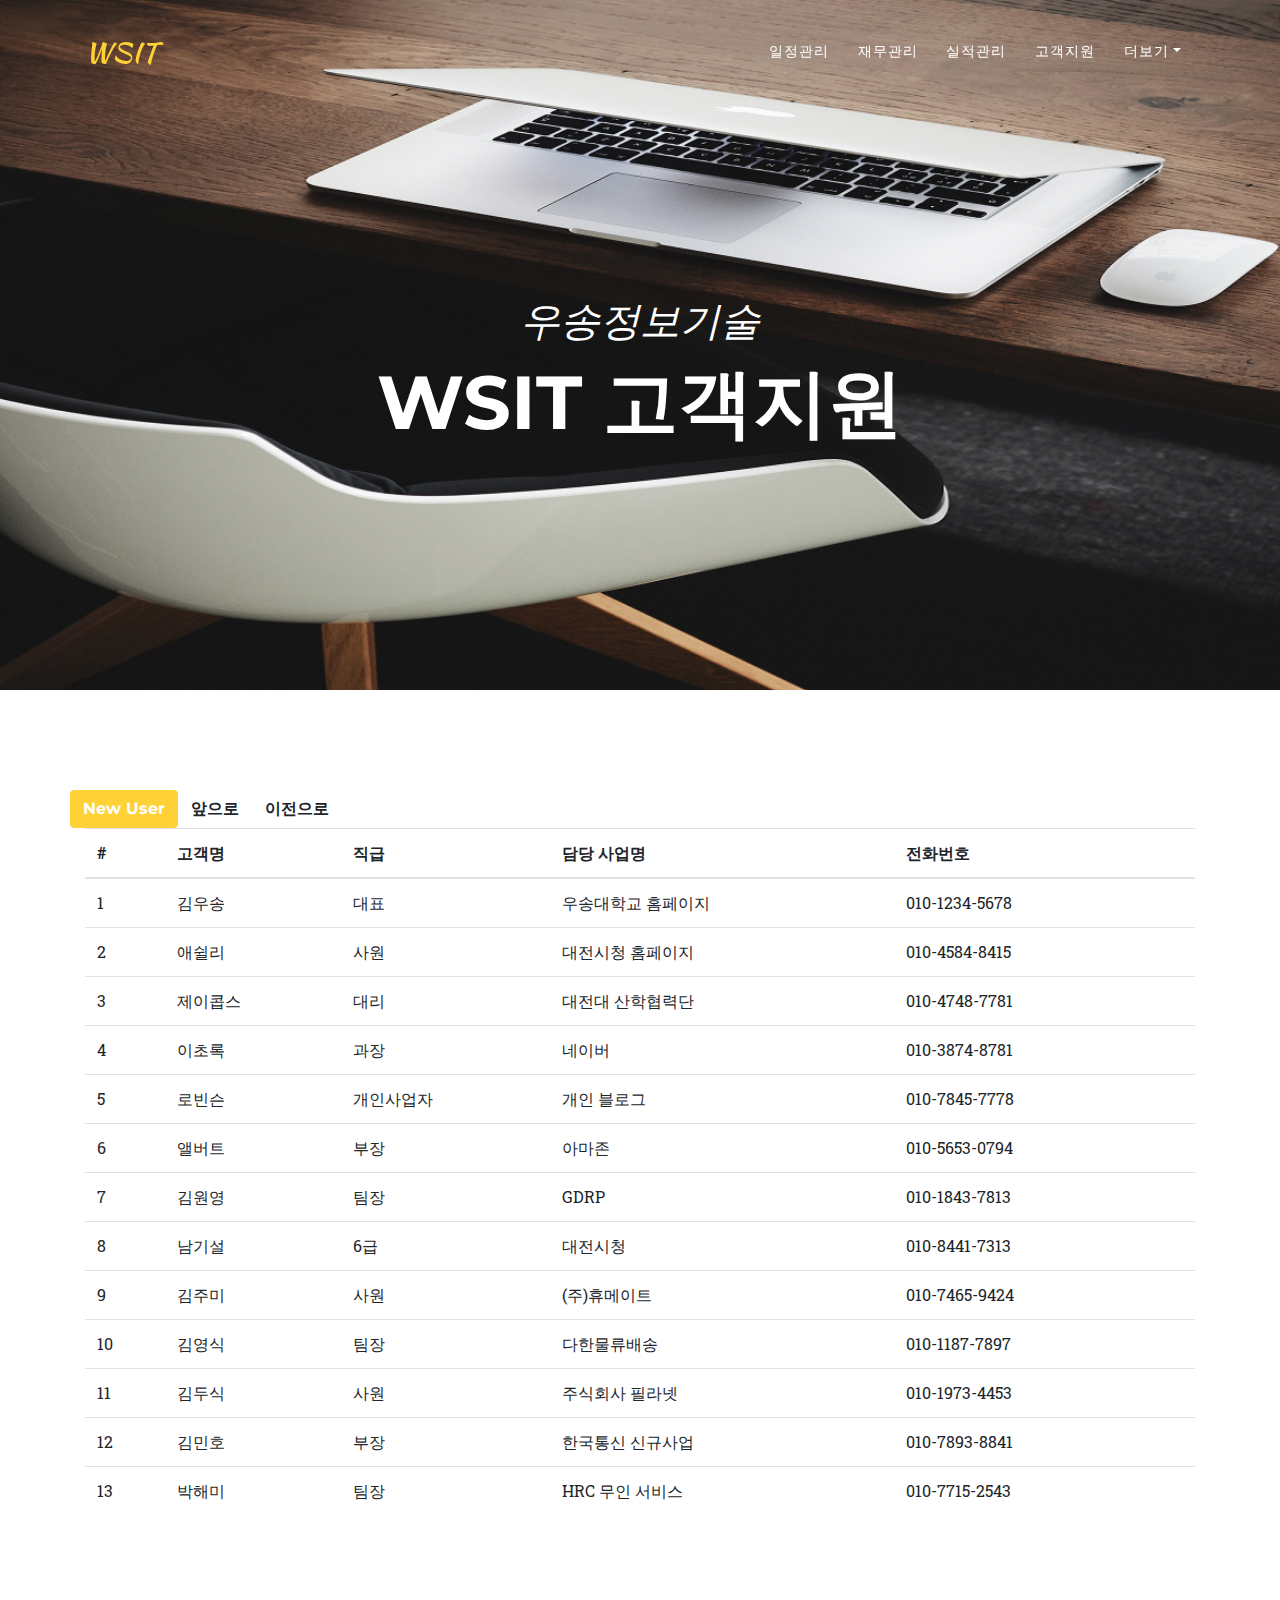
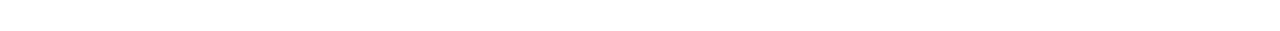
<file: admin4.html>
<!DOCTYPE html>
<head>
  <!-- 인코딩 타입 설정 -->
  <meta charset="utf-8">

  <!-- 초기비율 1, 웹사이트의 넓이를 디바이스에 맞춰서 셋팅 -->
  <meta name="viewport" content="width=device-width, initial-scale=1, shrink-to-fit=no">
  <meta name="description" content="">
  <meta name="author" content="">

  <!-- 홈페이지 타이틀 -->
  <title>WSIT - 고객지원</title>

  <!-- 부트스트랩 CSS를 불러옴 -->
  <link href="vendor/bootstrap/css/bootstrap.min.css" rel="stylesheet">

  <!-- 부트스트랩 사용자 폰트 -->
  <link href="vendor/fontawesome-free/css/all.min.css" rel="stylesheet" type="text/css">
  <link href="https://fonts.googleapis.com/css?family=Montserrat:400,700" rel="stylesheet" type="text/css">
  <link href='https://fonts.googleapis.com/css?family=Kaushan+Script' rel='stylesheet' type='text/css'>
  <link href='https://fonts.googleapis.com/css?family=Droid+Serif:400,700,400italic,700italic' rel='stylesheet' type='text/css'>
  <link href='https://fonts.googleapis.com/css?family=Roboto+Slab:400,100,300,700' rel='stylesheet' type='text/css'>

  <!-- 스타일시트 -->
  <link href="css/agency.min.css" rel="stylesheet">

  <!-- 로그아웃 스크립트 -->
  <script type="text/javascript">
  //로그아웃
   window.onload = function() {
          document.getElementById("logout").onclick = function() {
            alert("로그아웃 하였습니다. 사용자 페이지로 이동합니다.");
          }
       };

    function newUser(){   
      alert("신규 사용자를 추가하시겠습니까?");
    };
  </script>

</head>

<body id="page-top">

  <!-- 네비게이션 -->
  <nav class="navbar navbar-expand-lg navbar-dark fixed-top" id="mainNav">
    <div class="container">
      <!-- 회사 로고 -->
      <a class="navbar-brand js-scroll-trigger" href="#page-top">WSIT</a>
      <button class="navbar-toggler navbar-toggler-right" type="button" data-toggle="collapse" data-target="#navbarResponsive" aria-controls="navbarResponsive" aria-expanded="false" aria-label="Toggle navigation">
        Menu
        <i class="fas fa-bars"></i>
      </button>
      <div class="collapse navbar-collapse" id="navbarResponsive">
        <ul class="navbar-nav text-uppercase ml-auto">
          <!--네비게이션 메뉴 -->
          <li class="nav-item">
            <a class="nav-link js-scroll-trigger" href="admin1.html">일정관리</a>
          </li>
          <li class="nav-item">
            <a class="nav-link js-scroll-trigger" href="admin2.html">재무관리</a>
          </li>
          <li class="nav-item">
            <a class="nav-link js-scroll-trigger" href="admin3.html">실적관리</a>
          </li>
          <li class="nav-item">
            <a class="nav-link js-scroll-trigger" href="admin4.html">고객지원</a>
          </li>


        <!-- 네비게이션 드롭박스 메뉴 --> 
        <li class="nav-item dropdown">
        <a class="nav-link dropdown-toggle" href="#" id="navbarDropdown" role="button" data-toggle="dropdown" aria-haspopup="true" aria-expanded="false">더보기</a>
        <div class="dropdown-menu" aria-labelledby="navbarDropdown">
          <a class="dropdown-item" href="index.html" id="logout">로그아웃</a>
        </div>
      </li>
        </ul>
      </div>
    </div>
  </nav>

  <!-- Header -->
  <!-- 회사 소개 -->
  <header class="masthead">
    <div class="container">
      <div class="intro-text">
        <div class="intro-lead-in">우송정보기술</div>
        <div class="intro-heading text-uppercase">WSIT 고객지원</div>
      </div>
    </div>
  </header>

<!-- 바디 -->
  <section class="page-section" id="services">
    <div class="container">
      <div class="row text-center"
          <div class="btn-toolbar">
    <button class="btn btn-primary" onclick="newUser()">New User</button>
    <button class="btn">앞으로</button>
    <button class="btn">이전으로</button>
</div>

<div class="well">
    <table class="table">
      <thead>
        <tr>
          <th>#</th>
          <th>고객명</th>
          <th>직급</th>
          <th>담당 사업명</th>
          <th>전화번호</th>
          <th style="width: 36px;"></th>
        </tr>
      </thead>
      <tbody>
        <tr>
          <td>1</td>
          <td>김우송</td>
          <td>대표</td>
          <td>우송대학교 홈페이지</td>
          <td>010-1234-5678</td>
          <td>
              <a href="user.html"><i class="icon-pencil"></i></a>
              <a href="#myModal" role="button" data-toggle="modal"><i class="icon-remove"></i></a>
          </td>
        </tr>

        <tr>
          <td>2</td>
          <td>애쉴리</td>
          <td>사원</td>
          <td>대전시청 홈페이지</td>
          <td>010-4584-8415</td>
          <td>
              <a href="user.html"><i class="icon-pencil"></i></a>
              <a href="#myModal" role="button" data-toggle="modal"><i class="icon-remove"></i></a>
          </td>
        </tr>
        <tr>
          <td>3</td>
          <td>제이콥스</td>
          <td>대리</td>
          <td>대전대 산학협력단</td>
          <td>010-4748-7781</td>
          <td>
              <a href="user.html"><i class="icon-pencil"></i></a>
              <a href="#myModal" role="button" data-toggle="modal"><i class="icon-remove"></i></a>
          </td>
        </tr>
        <tr>
          <td>4</td>
          <td>이초록</td>
          <td>과장</td>
          <td>네이버</td>
          <td>010-3874-8781</td>
          <td>
              <a href="user.html"><i class="icon-pencil"></i></a>
              <a href="#myModal" role="button" data-toggle="modal"><i class="icon-remove"></i></a>
          </td>
        </tr>
        <tr>
          <td>5</td>
          <td>로빈슨</td>
          <td>개인사업자</td>
          <td>개인 블로그</td>
          <td>010-7845-7778</td>
          <td>
              <a href="user.html"><i class="icon-pencil"></i></a>
              <a href="#myModal" role="button" data-toggle="modal"><i class="icon-remove"></i></a>
          </td>
        </tr>
        <tr>
          <td>6</td>
          <td>앨버트</td>
          <td>부장</td>
          <td>아마존</td>
          <td>010-5653-0794</td>
          <td>
              <a href="user.html"><i class="icon-pencil"></i></a>
              <a href="#myModal" role="button" data-toggle="modal"><i class="icon-remove"></i></a>
          </td>
        </tr>
        <tr>
          <td>7</td>
          <td>김원영</td>
          <td>팀장</td>
          <td>GDRP</td>
          <td>010-1843-7813</td>
          <td>
              <a href="user.html"><i class="icon-pencil"></i></a>
              <a href="#myModal" role="button" data-toggle="modal"><i class="icon-remove"></i></a>
          </td>
        </tr>
        <tr>
          <td>8</td>
          <td>남기설</td>
          <td>6급</td>
          <td>대전시청</td>
          <td>010-8441-7313</td>
          <td>
              <a href="user.html"><i class="icon-pencil"></i></a>
              <a href="#myModal" role="button" data-toggle="modal"><i class="icon-remove"></i></a>
          </td>
        </tr>
        <tr>
          <td>9</td>
          <td>김주미</td>
          <td>사원</td>
          <td>(주)휴메이트</td>
          <td>010-7465-9424</td>
          <td>
              <a href="user.html"><i class="icon-pencil"></i></a>
              <a href="#myModal" role="button" data-toggle="modal"><i class="icon-remove"></i></a>
          </td>
        </tr>
        <tr>
          <td>10</td>
          <td>김영식</td>
          <td>팀장</td>
          <td>다한물류배송</td>
          <td>010-1187-7897</td>
          <td>
              <a href="user.html"><i class="icon-pencil"></i></a>
              <a href="#myModal" role="button" data-toggle="modal"><i class="icon-remove"></i></a>
          </td>
        </tr>
        <tr>
          <td>11</td>
          <td>김두식</td>
          <td>사원</td>
          <td>주식회사 필라넷</td>
          <td>010-1973-4453</td>
          <td>
              <a href="user.html"><i class="icon-pencil"></i></a>
              <a href="#myModal" role="button" data-toggle="modal"><i class="icon-remove"></i></a>
          </td>
        </tr>
        <tr>
          <td>12</td>
          <td>김민호</td>
          <td>부장</td>
          <td>한국통신 신규사업</td>
          <td>010-7893-8841</td>
          <td>
              <a href="user.html"><i class="icon-pencil"></i></a>
              <a href="#myModal" role="button" data-toggle="modal"><i class="icon-remove"></i></a>
          </td>
        </tr>
        <tr>
          <td>13</td>
          <td>박해미</td>
          <td>팀장</td>
          <td>HRC 무인 서비스</td>
          <td>010-7715-2543</td>
          <td>
              <a href="user.html"><i class="icon-pencil"></i></a>
              <a href="#myModal" role="button" data-toggle="modal"><i class="icon-remove"></i></a>
          </td>
        </tr>
       
      </tbody>
    </table>
  </div>
</div>
<div class="modal small hide fade" id="myModal" tabindex="-1" role="dialog" aria-labelledby="myModalLabel" aria-hidden="true">
    <div class="modal-header">
        <button type="button" class="close" data-dismiss="modal" aria-hidden="true">×</button>
        <h3 id="myModalLabel">Delete Confirmation</h3>
    </div>
    <div class="modal-body">
        <p class="error-text">Are you sure you want to delete the user?</p>
    </div>
    <div class="modal-footer">
        <button class="btn" data-dismiss="modal" aria-hidden="true">Cancel</button>
        <button class="btn btn-danger" data-dismiss="modal">Delete</button>
    </div>
</div>
         

        </div>
      </div>
  </section>


  <!-- Bootstrap core JavaScript -->
  <script src="vendor/jquery/jquery.min.js"></script>
  <script src="vendor/bootstrap/js/bootstrap.bundle.min.js"></script>

  <!-- Plugin JavaScript -->
  <script src="vendor/jquery-easing/jquery.easing.min.js"></script>

  <!-- Contact form JavaScript -->
  <script src="js/jqBootstrapValidation.js"></script>
  <script src="js/contact_me.js"></script>

  <!-- Custom scripts for this template -->
  <script src="js/agency.min.js"></script>

</body>

</html>
</file>
<file: assets/css/nucleo-icons.css>
/* --------------------------------

Nucleo Outline Web Font - nucleoapp.com/
License - nucleoapp.com/license/
Created using IcoMoon - icomoon.io

-------------------------------- */

@font-face {
  font-family: 'Nucleo';
  src: url('../fonts/nucleo.eot');
  src: url('../fonts/nucleo.eot') format('embedded-opentype'), url('../fonts/nucleo.woff2') format('woff2'), url('../fonts/nucleo.woff') format('woff'), url('../fonts/nucleo.ttf') format('truetype'), url('../fonts/nucleo.svg') format('svg');
  font-weight: normal;
  font-style: normal;
}

/*------------------------
	base class definition
-------------------------*/

.tim-icons {
  display: inline-block;
  font: normal normal normal 1em/1 'Nucleo';
  vertical-align: middle;
  speak: none;
  text-transform: none;
  /* Better Font Rendering */
  -webkit-font-smoothing: antialiased;
  -moz-osx-font-smoothing: grayscale;
}

.font-icon-detail {
  text-align: center;
  padding: 45px 0 30px;
  border: 1px solid #e44cc4;
  border-radius: .1875rem;
  margin: 15px 0;
  min-height: 168px;
}

.font-icon-detail i {
  color: #FFFFFF;
  font-size: 1.5em;
}

.font-icon-detail p {
  color: #e44cc4 !important;
  margin-top: 30px;
  padding: 0 10px;
  font-size: .7142em;
}

/*------------------------
  change icon size
-------------------------*/

.tim-icons-sm {
  font-size: 0.8em;
}

.tim-icons-lg {
  font-size: 1.2em;
}

/* absolute units */

.tim-icons-16 {
  font-size: 16px;
}

.tim-icons-32 {
  font-size: 32px;
}

/*----------------------------------
  add a square/circle background
-----------------------------------*/

.tim-icons-bg-square,
.tim-icons-bg-circle {
  padding: 0.35em;
}

.tim-icons-bg-circle {
  border-radius: 50%;
}

/*------------------------
  list icons
-------------------------*/

/*------------------------
  spinning icons
-------------------------*/

.tim-icons-is-spinning {
  -webkit-animation: tim-icons-spin 2s infinite linear;
  -moz-animation: tim-icons-spin 2s infinite linear;
  animation: tim-icons-spin 2s infinite linear;
}

@-webkit-keyframes tim-icons-spin {
  0% {
    -webkit-transform: rotate(0deg);
  }
  100% {
    -webkit-transform: rotate(360deg);
  }
}

@-moz-keyframes tim-icons-spin {
  0% {
    -moz-transform: rotate(0deg);
  }
  100% {
    -moz-transform: rotate(360deg);
  }
}

@keyframes tim-icons-spin {
  0% {
    -webkit-transform: rotate(0deg);
    -moz-transform: rotate(0deg);
    -ms-transform: rotate(0deg);
    -o-transform: rotate(0deg);
    transform: rotate(0deg);
  }
  100% {
    -webkit-transform: rotate(360deg);
    -moz-transform: rotate(360deg);
    -ms-transform: rotate(360deg);
    -o-transform: rotate(360deg);
    transform: rotate(360deg);
  }
}

/*------------------------
  rotated/flipped icons
-------------------------*/

/*------------------------
	icons
-------------------------*/

.icon-alert-circle-exc::before {
  content: "\ea02";
}

.icon-align-center::before {
  content: "\ea03";
}

.icon-align-left-2::before {
  content: "\ea04";
}

.icon-app::before {
  content: "\ea05";
}

.icon-atom::before {
  content: "\ea06";
}

.icon-attach-87::before {
  content: "\ea07";
}

.icon-badge::before {
  content: "\ea08";
}

.icon-bag-16::before {
  content: "\ea09";
}

.icon-bank::before {
  content: "\ea0a";
}

.icon-basket-simple::before {
  content: "\ea0b";
}

.icon-bell-55::before {
  content: "\ea0c";
}

.icon-bold::before {
  content: "\ea0d";
}

.icon-book-bookmark::before {
  content: "\ea0e";
}

.icon-bulb-63::before {
  content: "\ea0f";
}

.icon-bullet-list-67::before {
  content: "\ea10";
}

.icon-bus-front-12::before {
  content: "\ea11";
}

.icon-button-pause::before {
  content: "\ea12";
}

.icon-button-power::before {
  content: "\ea13";
}

.icon-calendar-60::before {
  content: "\ea14";
}

.icon-camera-18::before {
  content: "\ea15";
}

.icon-caps-small::before {
  content: "\ea16";
}

.icon-cart::before {
  content: "\ea17";
}

.icon-chart-bar-32::before {
  content: "\ea18";
}

.icon-chart-pie-36::before {
  content: "\ea19";
}

.icon-chat-33::before {
  content: "\ea1a";
}

.icon-check-2::before {
  content: "\ea1b";
}

.icon-cloud-download-93::before {
  content: "\ea1c";
}

.icon-cloud-upload-94::before {
  content: "\ea1d";
}

.icon-coins::before {
  content: "\ea1e";
}

.icon-compass-05::before {
  content: "\ea1f";
}

.icon-controller::before {
  content: "\ea20";
}

.icon-credit-card::before {
  content: "\ea21";
}

.icon-delivery-fast::before {
  content: "\ea22";
}

.icon-double-left::before {
  content: "\ea23";
}

.icon-double-right::before {
  content: "\ea24";
}

.icon-email-85::before {
  content: "\ea25";
}

.icon-gift-2::before {
  content: "\ea26";
}

.icon-globe-2::before {
  content: "\ea27";
}

.icon-headphones::before {
  content: "\ea28";
}

.icon-heart-2::before {
  content: "\ea29";
}

.icon-html5::before {
  content: "\ea2a";
}

.icon-image-02::before {
  content: "\ea2b";
}

.icon-istanbul::before {
  content: "\ea2c";
}

.icon-key-25::before {
  content: "\ea2d";
}

.icon-laptop::before {
  content: "\ea2e";
}

.icon-light-3::before {
  content: "\ea2f";
}

.icon-link-72::before {
  content: "\ea30";
}

.icon-lock-circle::before {
  content: "\ea31";
}

.icon-map-big::before {
  content: "\ea32";
}

.icon-minimal-down::before {
  content: "\ea33";
}

.icon-minimal-left::before {
  content: "\ea34";
}

.icon-minimal-right::before {
  content: "\ea35";
}

.icon-minimal-up::before {
  content: "\ea36";
}

.icon-mobile::before {
  content: "\ea37";
}

.icon-molecule-40::before {
  content: "\ea38";
}

.icon-money-coins::before {
  content: "\ea39";
}

.icon-notes::before {
  content: "\ea3a";
}

.icon-palette::before {
  content: "\ea3b";
}

.icon-paper::before {
  content: "\ea3c";
}

.icon-pencil::before {
  content: "\ea3d";
}

.icon-pin::before {
  content: "\ea3e";
}

.icon-planet::before {
  content: "\ea3f";
}

.icon-puzzle-10::before {
  content: "\ea40";
}

.icon-satisfied::before {
  content: "\ea41";
}

.icon-scissors::before {
  content: "\ea42";
}

.icon-send::before {
  content: "\ea43";
}

.icon-settings-gear-63::before {
  content: "\ea44";
}

.icon-settings::before {
  content: "\ea45";
}

.icon-simple-add::before {
  content: "\ea46";
}

.icon-simple-delete::before {
  content: "\ea47";
}

.icon-simple-remove::before {
  content: "\ea48";
}

.icon-single-02::before {
  content: "\ea49";
}

.icon-single-copy-04::before {
  content: "\ea4a";
}

.icon-sound-wave::before {
  content: "\ea4b";
}

.icon-spaceship::before {
  content: "\ea4c";
}

.icon-square-pin::before {
  content: "\ea4d";
}

.icon-support-17::before {
  content: "\ea4e";
}

.icon-tablet-2::before {
  content: "\ea4f";
}

.icon-tag::before {
  content: "\ea50";
}

.icon-tap-02::before {
  content: "\ea51";
}

.icon-tie-bow::before {
  content: "\ea52";
}

.icon-time-alarm::before {
  content: "\ea53";
}

.icon-trash-simple::before {
  content: "\ea54";
}

.icon-triangle-right-17::before {
  content: "\ea55";
}

.icon-trophy::before {
  content: "\ea56";
}

.icon-tv-2::before {
  content: "\ea57";
}

.icon-upload::before {
  content: "\ea58";
}

.icon-user-run::before {
  content: "\ea59";
}

.icon-vector::before {
  content: "\ea5a";
}

.icon-video-66::before {
  content: "\ea5b";
}

.icon-volume-98::before {
  content: "\ea5c";
}

.icon-wallet-43::before {
  content: "\ea5d";
}

.icon-watch-time::before {
  content: "\ea5e";
}

.icon-wifi::before {
  content: "\ea5f";
}

.icon-world::before {
  content: "\ea60";
}

.icon-zoom-split::before {
  content: "\ea61";
}

.icon-refresh-01::before {
  content: "\ea62";
}

.icon-refresh-02::before {
  content: "\ea63";
}

.icon-shape-star::before {
  content: "\ea64";
}

.icon-components::before {
  content: "\ea65";
}
</file>
<file: assets/demo/demo.css>
.tim-row {
  margin-bottom: 20px;
}

.tim-white-buttons {
  background-color: #777777;
}

.typography-line {
  padding-left: 25%;
  margin-bottom: 35px;
  position: relative;
  display: block;
  width: 100%;
}

.typography-line span {
  bottom: 10px;
  color: #c0c1c2;
  display: block;
  font-weight: 400;
  font-size: 13px;
  line-height: 13px;
  left: 0;
  position: absolute;
  width: 260px;
  text-transform: none;
}

.tim-row {
  padding-top: 60px;
}

.tim-row h3 {
  margin-top: 0;
}

.offline-doc .page-header {
  display: flex;
  align-items: center;
}

.offline-doc .footer {
  position: absolute;
  width: 100%;
  background: transparent;
  bottom: 0;
  color: #fff;
  z-index: 1;
}

@media all and (min-width: 992px) {
  .sidebar .nav>li.active-pro {
    position: absolute;
    width: 100%;
    bottom: 10px;
  }
}

.card.card-upgrade .card-category {
  max-width: 530px;
  margin: 0 auto;
}
</file>
<file: css/agency.min.css>
/*!
 * Start Bootstrap - Agency v5.1.1 (https://startbootstrap.com/template-overviews/agency)
 * Copyright 2013-2019 Start Bootstrap
 * Licensed under MIT (https://github.com/BlackrockDigital/startbootstrap-agency/blob/master/LICENSE)
 */body{overflow-x:hidden;font-family:'Roboto Slab',-apple-system,BlinkMacSystemFont,'Segoe UI',Roboto,'Helvetica Neue',Arial,sans-serif,'Apple Color Emoji','Segoe UI Emoji','Segoe UI Symbol','Noto Color Emoji'}p{line-height:1.75}a{color:#fed136}a:hover{color:#fec503}.text-primary{color:#fed136!important}h1,h2,h3,h4,h5,h6{font-weight:700;font-family:Montserrat,-apple-system,BlinkMacSystemFont,'Segoe UI',Roboto,'Helvetica Neue',Arial,sans-serif,'Apple Color Emoji','Segoe UI Emoji','Segoe UI Symbol','Noto Color Emoji'}.page-section{padding:100px 0}.page-section h2.section-heading{font-size:40px;margin-top:0;margin-bottom:15px}.page-section h3.section-subheading{font-size:16px;font-weight:400;font-style:italic;margin-bottom:75px;text-transform:none;font-family:'Droid Serif',-apple-system,BlinkMacSystemFont,'Segoe UI',Roboto,'Helvetica Neue',Arial,sans-serif,'Apple Color Emoji','Segoe UI Emoji','Segoe UI Symbol','Noto Color Emoji'}@media (min-width:768px){section{padding:150px 0}}.btn{font-family:Montserrat,-apple-system,BlinkMacSystemFont,'Segoe UI',Roboto,'Helvetica Neue',Arial,sans-serif,'Apple Color Emoji','Segoe UI Emoji','Segoe UI Symbol','Noto Color Emoji';font-weight:700}.btn-xl{font-size:18px;padding:20px 40px}.btn-primary{background-color:#fed136;border-color:#fed136}.btn-primary:active,.btn-primary:focus,.btn-primary:hover{background-color:#fec810!important;border-color:#fec810!important;color:#fff}.btn-primary:active,.btn-primary:focus{-webkit-box-shadow:0 0 0 .2rem rgba(254,209,55,.5)!important;box-shadow:0 0 0 .2rem rgba(254,209,55,.5)!important}::-moz-selection{background:#fed136;text-shadow:none}::selection{background:#fed136;text-shadow:none}img::-moz-selection{background:0 0}img::selection{background:0 0}img::-moz-selection{background:0 0}#mainNav{background-color:#212529}#mainNav .navbar-toggler{font-size:12px;right:0;padding:13px;text-transform:uppercase;color:#fff;border:0;background-color:#fed136;font-family:Montserrat,-apple-system,BlinkMacSystemFont,'Segoe UI',Roboto,'Helvetica Neue',Arial,sans-serif,'Apple Color Emoji','Segoe UI Emoji','Segoe UI Symbol','Noto Color Emoji'}#mainNav .navbar-brand{color:#fed136;font-family:'Kaushan Script',-apple-system,BlinkMacSystemFont,'Segoe UI',Roboto,'Helvetica Neue',Arial,sans-serif,'Apple Color Emoji','Segoe UI Emoji','Segoe UI Symbol','Noto Color Emoji'}#mainNav .navbar-brand.active,#mainNav .navbar-brand:active,#mainNav .navbar-brand:focus,#mainNav .navbar-brand:hover{color:#fec503}#mainNav .navbar-nav .nav-item .nav-link{font-size:90%;font-weight:400;padding:.75em 0;letter-spacing:1px;color:#fff;font-family:Montserrat,-apple-system,BlinkMacSystemFont,'Segoe UI',Roboto,'Helvetica Neue',Arial,sans-serif,'Apple Color Emoji','Segoe UI Emoji','Segoe UI Symbol','Noto Color Emoji'}#mainNav .navbar-nav .nav-item .nav-link.active,#mainNav .navbar-nav .nav-item .nav-link:hover{color:#fed136}@media (min-width:992px){#mainNav{padding-top:25px;padding-bottom:25px;-webkit-transition:padding-top .3s,padding-bottom .3s;transition:padding-top .3s,padding-bottom .3s;border:none;background-color:transparent}#mainNav .navbar-brand{font-size:1.75em;-webkit-transition:all .3s;transition:all .3s}#mainNav .navbar-nav .nav-item .nav-link{padding:1.1em 1em!important}#mainNav.navbar-shrink{padding-top:0;padding-bottom:0;background-color:#212529}#mainNav.navbar-shrink .navbar-brand{font-size:1.25em;padding:12px 0}}header.masthead{text-align:center;color:#fff;background-image:url(../img/header-bg.jpg);background-repeat:no-repeat;background-attachment:scroll;background-position:center center;background-size:cover}header.masthead .intro-text{padding-top:150px;padding-bottom:100px}header.masthead .intro-text .intro-lead-in{font-size:22px;font-style:italic;line-height:22px;margin-bottom:25px;font-family:'Droid Serif',-apple-system,BlinkMacSystemFont,'Segoe UI',Roboto,'Helvetica Neue',Arial,sans-serif,'Apple Color Emoji','Segoe UI Emoji','Segoe UI Symbol','Noto Color Emoji'}header.masthead .intro-text .intro-heading{font-size:50px;font-weight:700;line-height:50px;margin-bottom:25px;font-family:Montserrat,-apple-system,BlinkMacSystemFont,'Segoe UI',Roboto,'Helvetica Neue',Arial,sans-serif,'Apple Color Emoji','Segoe UI Emoji','Segoe UI Symbol','Noto Color Emoji'}@media (min-width:768px){header.masthead .intro-text{padding-top:300px;padding-bottom:200px}header.masthead .intro-text .intro-lead-in{font-size:40px;font-style:italic;line-height:40px;margin-bottom:25px;font-family:'Droid Serif',-apple-system,BlinkMacSystemFont,'Segoe UI',Roboto,'Helvetica Neue',Arial,sans-serif,'Apple Color Emoji','Segoe UI Emoji','Segoe UI Symbol','Noto Color Emoji'}header.masthead .intro-text .intro-heading{font-size:75px;font-weight:700;line-height:75px;margin-bottom:50px;font-family:Montserrat,-apple-system,BlinkMacSystemFont,'Segoe UI',Roboto,'Helvetica Neue',Arial,sans-serif,'Apple Color Emoji','Segoe UI Emoji','Segoe UI Symbol','Noto Color Emoji'}}.service-heading{margin:15px 0;text-transform:none}#portfolio .portfolio-item{right:0;margin:0 0 15px}#portfolio .portfolio-item .portfolio-link{position:relative;display:block;max-width:400px;margin:0 auto;cursor:pointer}#portfolio .portfolio-item .portfolio-link .portfolio-hover{position:absolute;width:100%;height:100%;-webkit-transition:all ease .5s;transition:all ease .5s;opacity:0;background:rgba(254,209,54,.9)}#portfolio .portfolio-item .portfolio-link .portfolio-hover:hover{opacity:1}#portfolio .portfolio-item .portfolio-link .portfolio-hover .portfolio-hover-content{font-size:20px;position:absolute;top:50%;width:100%;height:20px;margin-top:-12px;text-align:center;color:#fff}#portfolio .portfolio-item .portfolio-link .portfolio-hover .portfolio-hover-content i{margin-top:-12px}#portfolio .portfolio-item .portfolio-link .portfolio-hover .portfolio-hover-content h3,#portfolio .portfolio-item .portfolio-link .portfolio-hover .portfolio-hover-content h4{margin:0}#portfolio .portfolio-item .portfolio-caption{max-width:400px;margin:0 auto;padding:25px;text-align:center;background-color:#fff}#portfolio .portfolio-item .portfolio-caption h4{margin:0;text-transform:none}#portfolio .portfolio-item .portfolio-caption p{font-size:16px;font-style:italic;margin:0;font-family:'Droid Serif',-apple-system,BlinkMacSystemFont,'Segoe UI',Roboto,'Helvetica Neue',Arial,sans-serif,'Apple Color Emoji','Segoe UI Emoji','Segoe UI Symbol','Noto Color Emoji'}#portfolio *{z-index:2}@media (min-width:767px){#portfolio .portfolio-item{margin:0 0 30px}}.portfolio-modal{padding-right:0!important}.portfolio-modal .modal-dialog{margin:1rem;max-width:100vw}.portfolio-modal .modal-content{padding:100px 0;text-align:center}.portfolio-modal .modal-content h2{font-size:3em;margin-bottom:15px}.portfolio-modal .modal-content p{margin-bottom:30px}.portfolio-modal .modal-content p.item-intro{font-size:16px;font-style:italic;margin:20px 0 30px;font-family:'Droid Serif',-apple-system,BlinkMacSystemFont,'Segoe UI',Roboto,'Helvetica Neue',Arial,sans-serif,'Apple Color Emoji','Segoe UI Emoji','Segoe UI Symbol','Noto Color Emoji'}.portfolio-modal .modal-content ul.list-inline{margin-top:0;margin-bottom:30px}.portfolio-modal .modal-content img{margin-bottom:30px}.portfolio-modal .modal-content button{cursor:pointer}.portfolio-modal .close-modal{position:absolute;top:25px;right:25px;width:75px;height:75px;cursor:pointer;background-color:transparent}.portfolio-modal .close-modal:hover{opacity:.3}.portfolio-modal .close-modal .lr{z-index:1051;width:1px;height:75px;margin-left:35px;-webkit-transform:rotate(45deg);transform:rotate(45deg);background-color:#212529}.portfolio-modal .close-modal .lr .rl{z-index:1052;width:1px;height:75px;-webkit-transform:rotate(90deg);transform:rotate(90deg);background-color:#212529}.timeline{position:relative;padding:0;list-style:none}.timeline:before{position:absolute;top:0;bottom:0;left:40px;width:2px;margin-left:-1.5px;content:'';background-color:#e9ecef}.timeline>li{position:relative;min-height:50px;margin-bottom:50px}.timeline>li:after,.timeline>li:before{display:table;content:' '}.timeline>li:after{clear:both}.timeline>li .timeline-panel{position:relative;float:right;width:100%;padding:0 20px 0 100px;text-align:left}.timeline>li .timeline-panel:before{right:auto;left:-15px;border-right-width:15px;border-left-width:0}.timeline>li .timeline-panel:after{right:auto;left:-14px;border-right-width:14px;border-left-width:0}.timeline>li .timeline-image{position:absolute;z-index:100;left:0;width:80px;height:80px;margin-left:0;text-align:center;color:#fff;border:7px solid #e9ecef;border-radius:100%;background-color:#fed136}.timeline>li .timeline-image h4{font-size:10px;line-height:14px;margin-top:12px}.timeline>li.timeline-inverted>.timeline-panel{float:right;padding:0 20px 0 100px;text-align:left}.timeline>li.timeline-inverted>.timeline-panel:before{right:auto;left:-15px;border-right-width:15px;border-left-width:0}.timeline>li.timeline-inverted>.timeline-panel:after{right:auto;left:-14px;border-right-width:14px;border-left-width:0}.timeline>li:last-child{margin-bottom:0}.timeline .timeline-heading h4{margin-top:0;color:inherit}.timeline .timeline-heading h4.subheading{text-transform:none}.timeline .timeline-body>p,.timeline .timeline-body>ul{margin-bottom:0}@media (min-width:768px){.timeline:before{left:50%}.timeline>li{min-height:100px;margin-bottom:100px}.timeline>li .timeline-panel{float:left;width:41%;padding:0 20px 20px 30px;text-align:right}.timeline>li .timeline-image{left:50%;width:100px;height:100px;margin-left:-50px}.timeline>li .timeline-image h4{font-size:13px;line-height:18px;margin-top:16px}.timeline>li.timeline-inverted>.timeline-panel{float:right;padding:0 30px 20px 20px;text-align:left}}@media (min-width:992px){.timeline>li{min-height:150px}.timeline>li .timeline-panel{padding:0 20px 20px}.timeline>li .timeline-image{width:150px;height:150px;margin-left:-75px}.timeline>li .timeline-image h4{font-size:18px;line-height:26px;margin-top:30px}.timeline>li.timeline-inverted>.timeline-panel{padding:0 20px 20px}}@media (min-width:1200px){.timeline>li{min-height:170px}.timeline>li .timeline-panel{padding:0 20px 20px 100px}.timeline>li .timeline-image{width:170px;height:170px;margin-left:-85px}.timeline>li .timeline-image h4{margin-top:40px}.timeline>li.timeline-inverted>.timeline-panel{padding:0 100px 20px 20px}}.team-member{margin-bottom:50px;text-align:center}.team-member img{width:225px;height:225px;border:7px solid #fff}.team-member h4{margin-top:25px;margin-bottom:0;text-transform:none}.team-member p{margin-top:0}section#contact{background-color:#212529;background-image:url(../img/map-image.png);background-repeat:no-repeat;background-position:center}section#contact .section-heading{color:#fff}section#contact .form-group{margin-bottom:25px}section#contact .form-group input,section#contact .form-group textarea{padding:20px}section#contact .form-group input.form-control{height:auto}section#contact .form-group textarea.form-control{height:248px}section#contact .form-control:focus{border-color:#fed136;-webkit-box-shadow:none;box-shadow:none}section#contact ::-webkit-input-placeholder{font-weight:700;color:#ced4da;font-family:Montserrat,-apple-system,BlinkMacSystemFont,'Segoe UI',Roboto,'Helvetica Neue',Arial,sans-serif,'Apple Color Emoji','Segoe UI Emoji','Segoe UI Symbol','Noto Color Emoji'}section#contact :-moz-placeholder{font-weight:700;color:#ced4da;font-family:Montserrat,-apple-system,BlinkMacSystemFont,'Segoe UI',Roboto,'Helvetica Neue',Arial,sans-serif,'Apple Color Emoji','Segoe UI Emoji','Segoe UI Symbol','Noto Color Emoji'}section#contact ::-moz-placeholder{font-weight:700;color:#ced4da;font-family:Montserrat,-apple-system,BlinkMacSystemFont,'Segoe UI',Roboto,'Helvetica Neue',Arial,sans-serif,'Apple Color Emoji','Segoe UI Emoji','Segoe UI Symbol','Noto Color Emoji'}section#contact :-ms-input-placeholder{font-weight:700;color:#ced4da;font-family:Montserrat,-apple-system,BlinkMacSystemFont,'Segoe UI',Roboto,'Helvetica Neue',Arial,sans-serif,'Apple Color Emoji','Segoe UI Emoji','Segoe UI Symbol','Noto Color Emoji'}.footer{padding:25px 0;text-align:center}.footer span.copyright{font-size:90%;line-height:40px;text-transform:none;font-family:Montserrat,-apple-system,BlinkMacSystemFont,'Segoe UI',Roboto,'Helvetica Neue',Arial,sans-serif,'Apple Color Emoji','Segoe UI Emoji','Segoe UI Symbol','Noto Color Emoji'}.footer ul.quicklinks{font-size:90%;line-height:40px;margin-bottom:0;text-transform:none;font-family:Montserrat,-apple-system,BlinkMacSystemFont,'Segoe UI',Roboto,'Helvetica Neue',Arial,sans-serif,'Apple Color Emoji','Segoe UI Emoji','Segoe UI Symbol','Noto Color Emoji'}ul.social-buttons{margin-bottom:0}ul.social-buttons li a{font-size:20px;line-height:50px;display:block;width:50px;height:50px;-webkit-transition:all .3s;transition:all .3s;color:#fff;border-radius:100%;outline:0;background-color:#212529}ul.social-buttons li a:active,ul.social-buttons li a:focus,ul.social-buttons li a:hover{background-color:#fed136}
</file>
